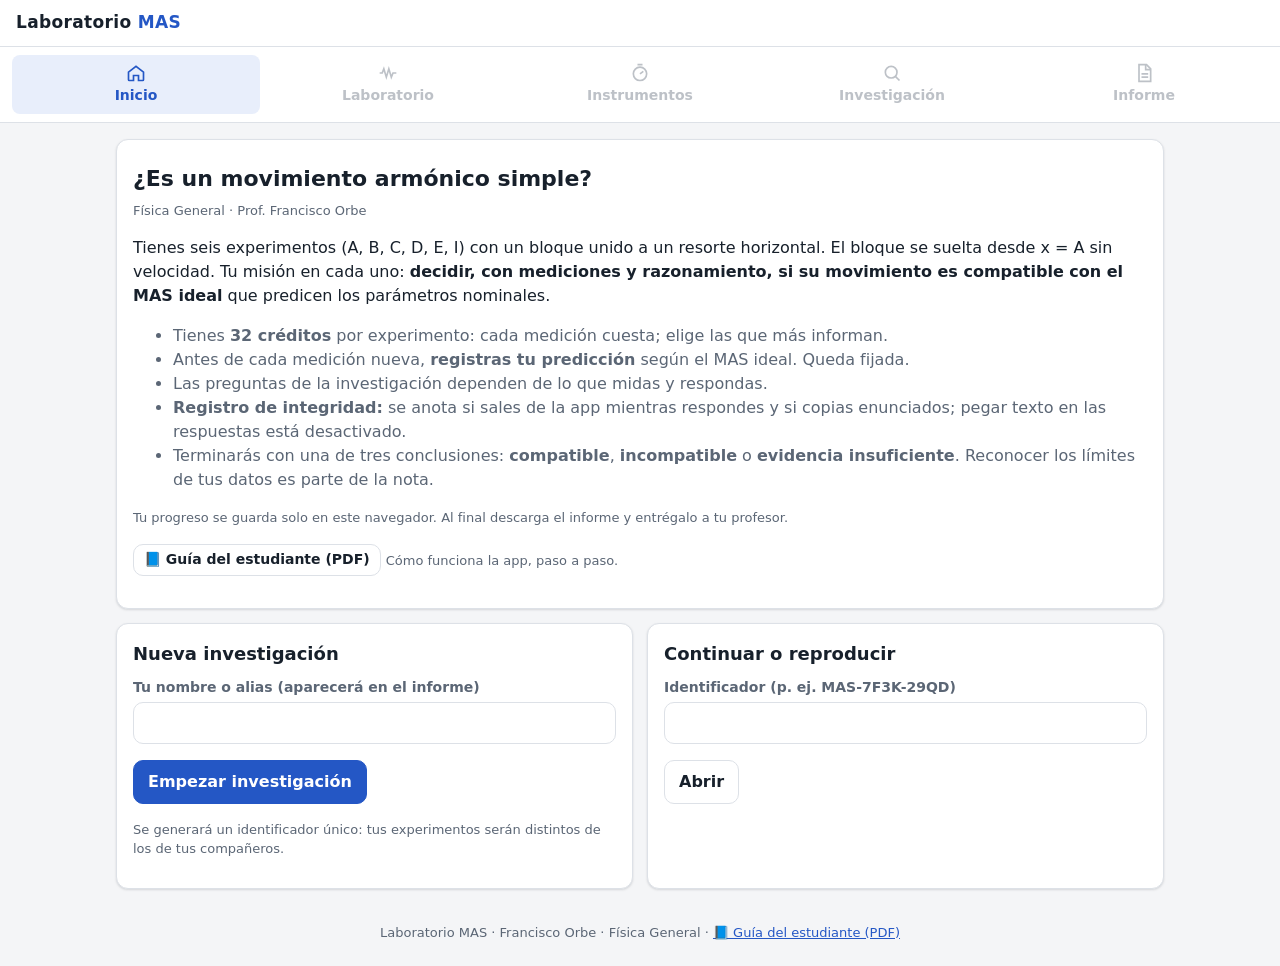
<file: index.html>
<!doctype html>
<html lang="es">
<head>
<meta charset="utf-8">
<meta name="viewport" content="width=device-width, initial-scale=1, viewport-fit=cover">
<meta http-equiv="Content-Security-Policy" content="default-src 'self'; script-src 'self'; style-src 'self' 'unsafe-inline'; img-src 'self' data:; connect-src 'self' https://script.google.com https://script.googleusercontent.com; base-uri 'none'; form-action 'none'; object-src 'none'">
<meta name="description" content="Laboratorio de investigación física: ¿es un movimiento armónico simple? Masa-resorte horizontal con mediciones, predicciones e hipótesis.">
<meta name="theme-color" content="#2457c5">
<title>Laboratorio MAS · investigación masa-resorte</title>
<link rel="icon" href="icono.svg" type="image/svg+xml">
<link rel="stylesheet" href="css/estilo.css">
</head>
<body>
<header class="cab">
  <div class="marca">Laboratorio <span>MAS</span></div>
  <span class="chip" id="cabSesion" hidden></span>
  <span class="chip" id="cabExp" hidden></span>
  <span class="creditos" id="cabCreditos" hidden></span>
</header>
<nav class="pest" aria-label="Secciones">
  <button type="button" data-p="inicio" aria-current="page"><svg viewBox="0 0 24 24" fill="none" stroke="currentColor" stroke-width="2"><path d="M3 11l9-7 9 7v9a1 1 0 0 1-1 1h-5v-6H9v6H4a1 1 0 0 1-1-1z"/></svg>Inicio</button>
  <button type="button" data-p="laboratorio"><svg viewBox="0 0 24 24" fill="none" stroke="currentColor" stroke-width="2"><path d="M2 12h3l2-5 3 10 3-10 3 10 2-5h4"/></svg>Laboratorio</button>
  <button type="button" data-p="instrumentos"><svg viewBox="0 0 24 24" fill="none" stroke="currentColor" stroke-width="2"><circle cx="12" cy="13" r="8"/><path d="M12 13l4-3M9 2h6"/></svg>Instrumentos</button>
  <button type="button" data-p="investigacion"><svg viewBox="0 0 24 24" fill="none" stroke="currentColor" stroke-width="2"><circle cx="11" cy="11" r="7"/><path d="M21 21l-5-5"/></svg>Investigación</button>
  <button type="button" data-p="informe"><svg viewBox="0 0 24 24" fill="none" stroke="currentColor" stroke-width="2"><path d="M6 2h9l5 5v15H6z"/><path d="M14 2v6h6M9 13h8M9 17h8"/></svg>Informe</button>
</nav>
<main>
  <section id="p-inicio"></section>
  <section id="p-laboratorio" hidden></section>
  <section id="p-instrumentos" hidden></section>
  <section id="p-investigacion" hidden></section>
  <section id="p-informe" hidden></section>
</main>
<footer class="pie" id="pie"></footer>
<noscript><p style="padding:16px">Este laboratorio necesita JavaScript.</p></noscript>
<script type="module" src="js/app.js"></script>
</body>
</html>
</file>
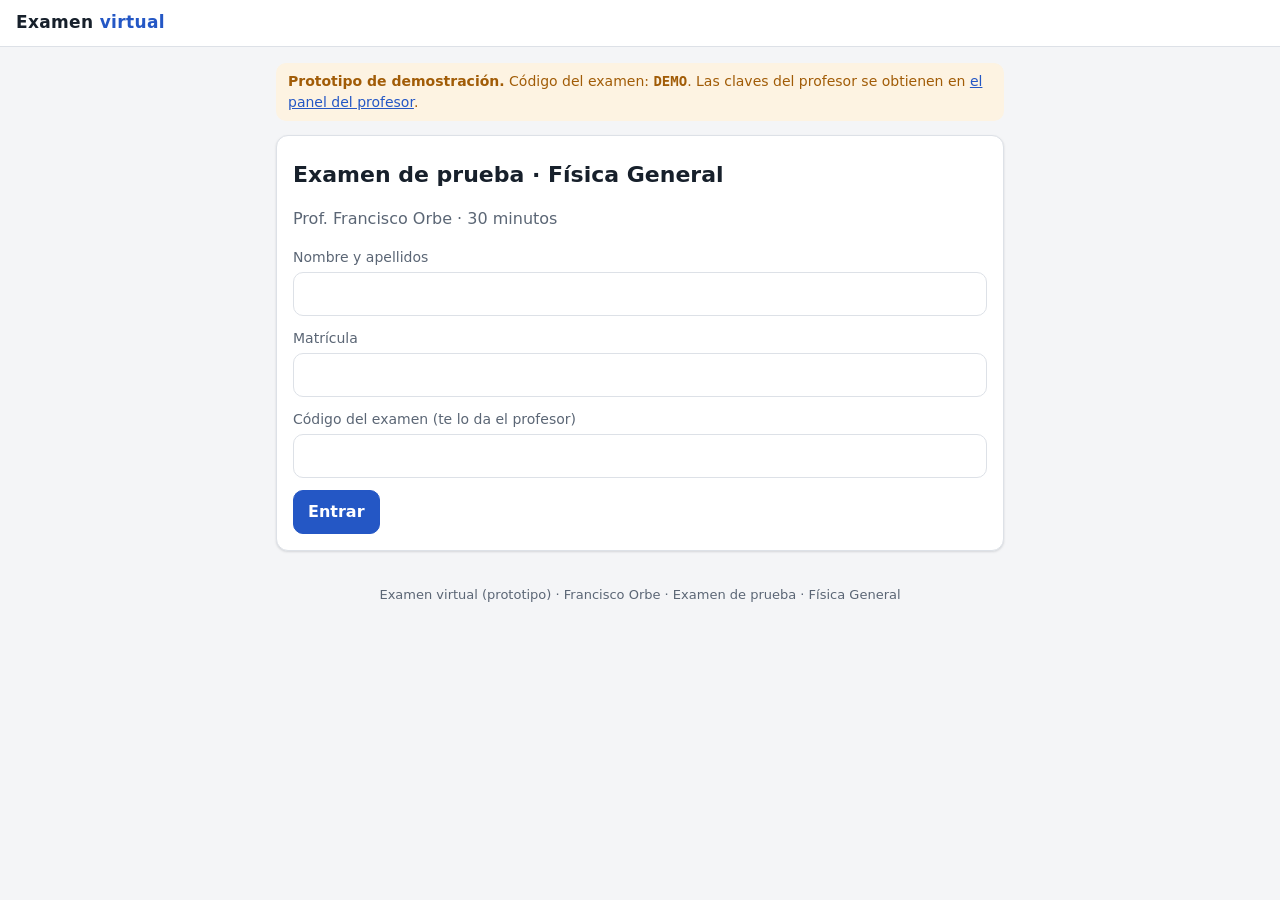
<file: examen/index.html>
<!doctype html>
<html lang="es">
<head>
<meta charset="utf-8">
<meta name="viewport" content="width=device-width, initial-scale=1, viewport-fit=cover">
<meta http-equiv="Content-Security-Policy" content="default-src 'self'; script-src 'self'; style-src 'self' 'unsafe-inline'; img-src 'self' data:; connect-src 'self'; worker-src 'self'; base-uri 'none'; form-action 'none'; object-src 'none'">
<meta name="theme-color" content="#2457c5">
<meta name="robots" content="noindex">
<title>Examen virtual · prototipo</title>
<link rel="icon" href="../icono.svg" type="image/svg+xml">
<link rel="stylesheet" href="../css/estilo.css">
<link rel="stylesheet" href="examen.css">
</head>
<body>
<header class="cab">
  <div class="marca">Examen <span>virtual</span></div>
  <span class="chip" id="cabAlumno" hidden></span>
  <span class="reloj" id="reloj" hidden></span>
</header>
<main id="vista"></main>
<footer class="pie" id="pie"></footer>
<noscript><p style="padding:16px">Este examen necesita JavaScript.</p></noscript>
<script type="module" src="examen.js"></script>
</body>
</html>
</file>
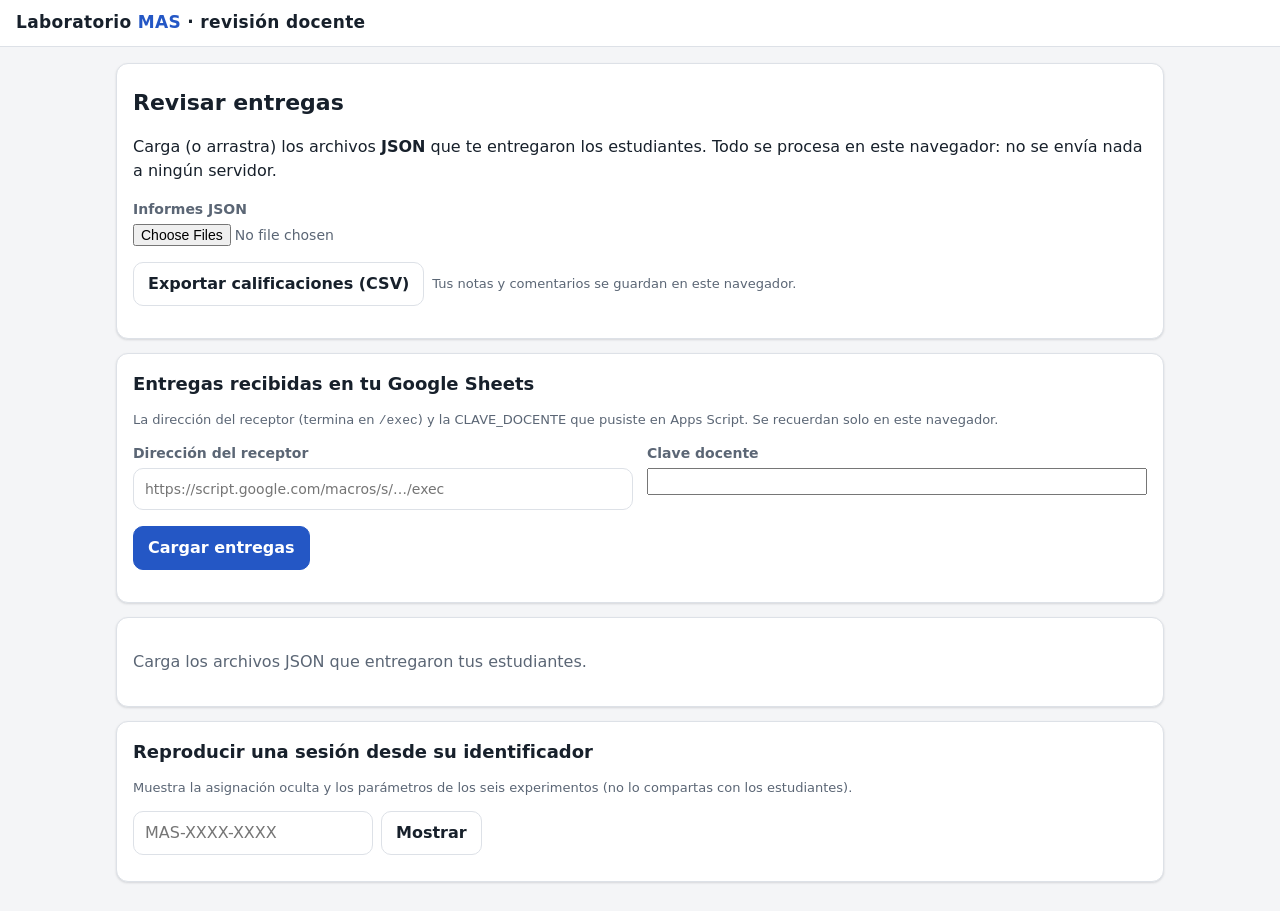
<file: docente.html>
<!doctype html>
<html lang="es">
<head>
<meta charset="utf-8">
<meta name="viewport" content="width=device-width, initial-scale=1">
<meta name="robots" content="noindex">
<meta http-equiv="Content-Security-Policy" content="default-src 'self'; script-src 'self'; style-src 'self' 'unsafe-inline'; img-src 'self' data:; connect-src 'self' https://script.google.com https://script.googleusercontent.com; base-uri 'none'; form-action 'none'; object-src 'none'">
<title>Revisión docente · Laboratorio MAS</title>
<link rel="icon" href="icono.svg" type="image/svg+xml">
<link rel="stylesheet" href="css/estilo.css">
</head>
<body>
<header class="cab"><div class="marca">Laboratorio <span>MAS</span> · revisión docente</div></header>
<main>
  <div class="tarjeta"><h1>Revisar entregas</h1>
    <p>Carga (o arrastra) los archivos <b>JSON</b> que te entregaron los estudiantes. Todo se procesa en este navegador: no se envía nada a ningún servidor.</p>
    <label class="campo"><span>Informes JSON</span><input type="file" id="archivos" accept=".json,application/json" multiple></label>
    <div id="aviso"></div>
    <p class="fila"><button class="btn" id="bCsv">Exportar calificaciones (CSV)</button><span class="suave peq">Tus notas y comentarios se guardan en este navegador.</span></p>
  </div>
  <div class="tarjeta"><h2>Entregas recibidas en tu Google Sheets</h2>
    <p class="suave peq">La dirección del receptor (termina en <span class="mono">/exec</span>) y la CLAVE_DOCENTE que pusiste en Apps Script. Se recuerdan solo en este navegador.</p>
    <div class="rejilla"><label class="campo"><span>Dirección del receptor</span><input id="gUrl" spellcheck="false" placeholder="https://script.google.com/macros/s/…/exec"></label>
      <label class="campo"><span>Clave docente</span><input id="gClave" type="password" autocomplete="off"></label></div>
    <p class="fila"><button class="btn prim" id="bGoogle">Cargar entregas</button><span class="suave peq" id="gEstado"></span></p></div>
  <div class="tarjeta" id="lista"></div>
  <div id="detalle"></div>
  <div class="tarjeta"><h2>Reproducir una sesión desde su identificador</h2><p class="suave peq">Muestra la asignación oculta y los parámetros de los seis experimentos (no lo compartas con los estudiantes).</p>
    <div class="fila"><input id="repId" placeholder="MAS-XXXX-XXXX" style="max-width:240px" autocapitalize="characters"><button class="btn" id="bReproducir">Mostrar</button></div><div id="repOut" class="tw" style="margin-top:10px"></div></div>
</main>
<script type="module" src="js/docente.js"></script>
</body>
</html>
</file>
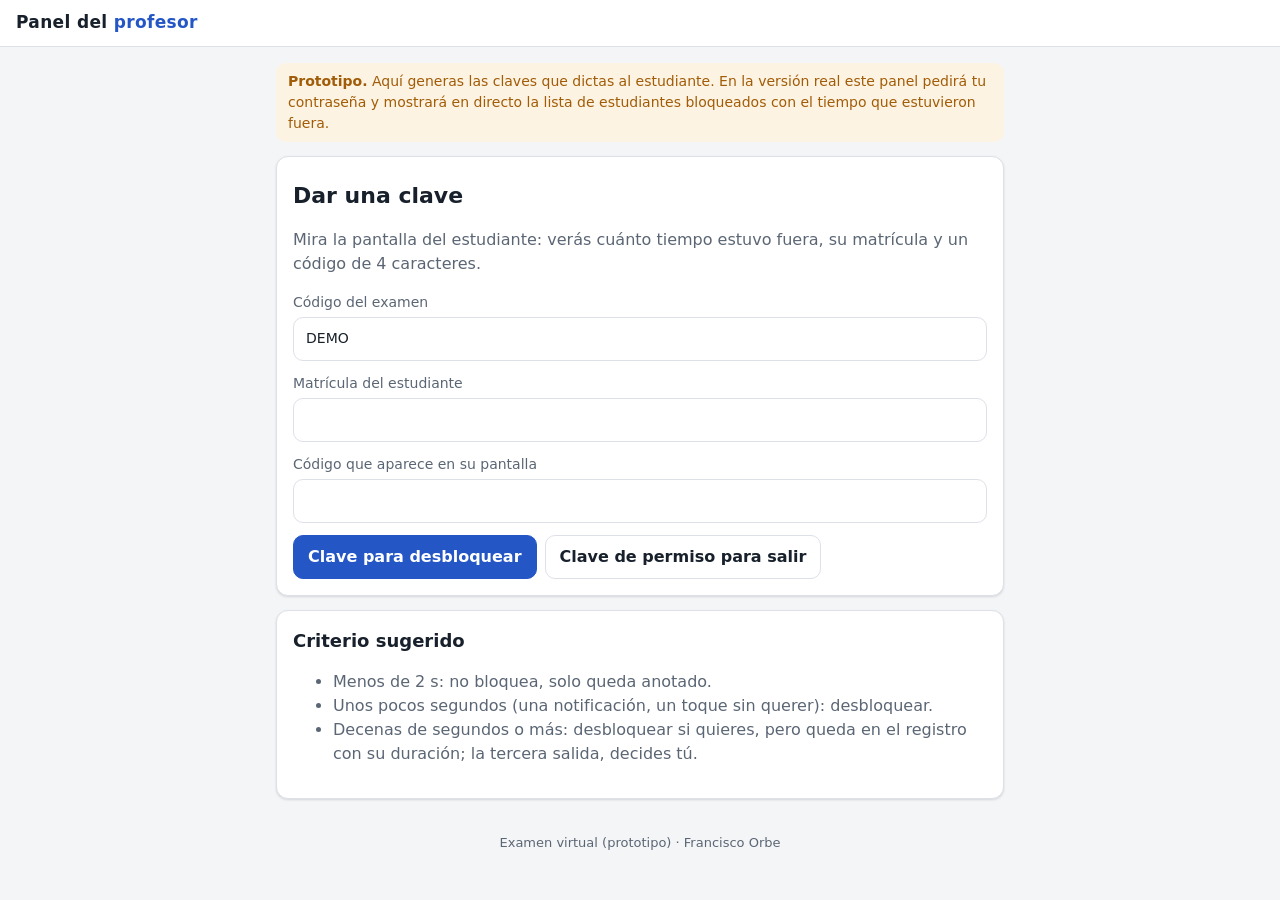
<file: examen/docente.html>
<!doctype html>
<html lang="es">
<head>
<meta charset="utf-8">
<meta name="viewport" content="width=device-width, initial-scale=1, viewport-fit=cover">
<meta http-equiv="Content-Security-Policy" content="default-src 'self'; script-src 'self'; style-src 'self' 'unsafe-inline'; img-src 'self' data:; connect-src 'self'; base-uri 'none'; form-action 'none'; object-src 'none'">
<meta name="robots" content="noindex">
<title>Panel del profesor · examen virtual</title>
<link rel="icon" href="../icono.svg" type="image/svg+xml">
<link rel="stylesheet" href="../css/estilo.css">
<link rel="stylesheet" href="examen.css">
</head>
<body>
<header class="cab"><div class="marca">Panel del <span>profesor</span></div></header>
<main>
  <div class="demo"><b>Prototipo.</b> Aquí generas las claves que dictas al estudiante. En la versión real este panel pedirá tu contraseña y mostrará en directo la lista de estudiantes bloqueados con el tiempo que estuvieron fuera.</div>
  <div class="tarjeta">
    <h1>Dar una clave</h1>
    <p class="suave">Mira la pantalla del estudiante: verás cuánto tiempo estuvo fuera, su matrícula y un código de 4 caracteres.</p>
    <label class="campo">Código del examen<input id="dExamen" autocomplete="off" autocapitalize="characters"></label>
    <label class="campo">Matrícula del estudiante<input id="dMatricula" autocomplete="off" autocapitalize="characters"></label>
    <label class="campo">Código que aparece en su pantalla<input id="dCodigo" autocomplete="off" autocapitalize="characters" maxlength="4"></label>
    <div class="fila"><button type="button" class="btn prim" id="bClaveD">Clave para desbloquear</button><button type="button" class="btn" id="bClaveP">Clave de permiso para salir</button></div>
    <div id="salida" aria-live="polite"></div>
  </div>
  <div class="tarjeta"><h2>Criterio sugerido</h2>
    <ul class="suave"><li>Menos de 2 s: no bloquea, solo queda anotado.</li><li>Unos pocos segundos (una notificación, un toque sin querer): desbloquear.</li><li>Decenas de segundos o más: desbloquear si quieres, pero queda en el registro con su duración; la tercera salida, decides tú.</li></ul></div>
</main>
<footer class="pie" id="pie"></footer>
<script type="module" src="docente.js"></script>
</body>
</html>
</file>
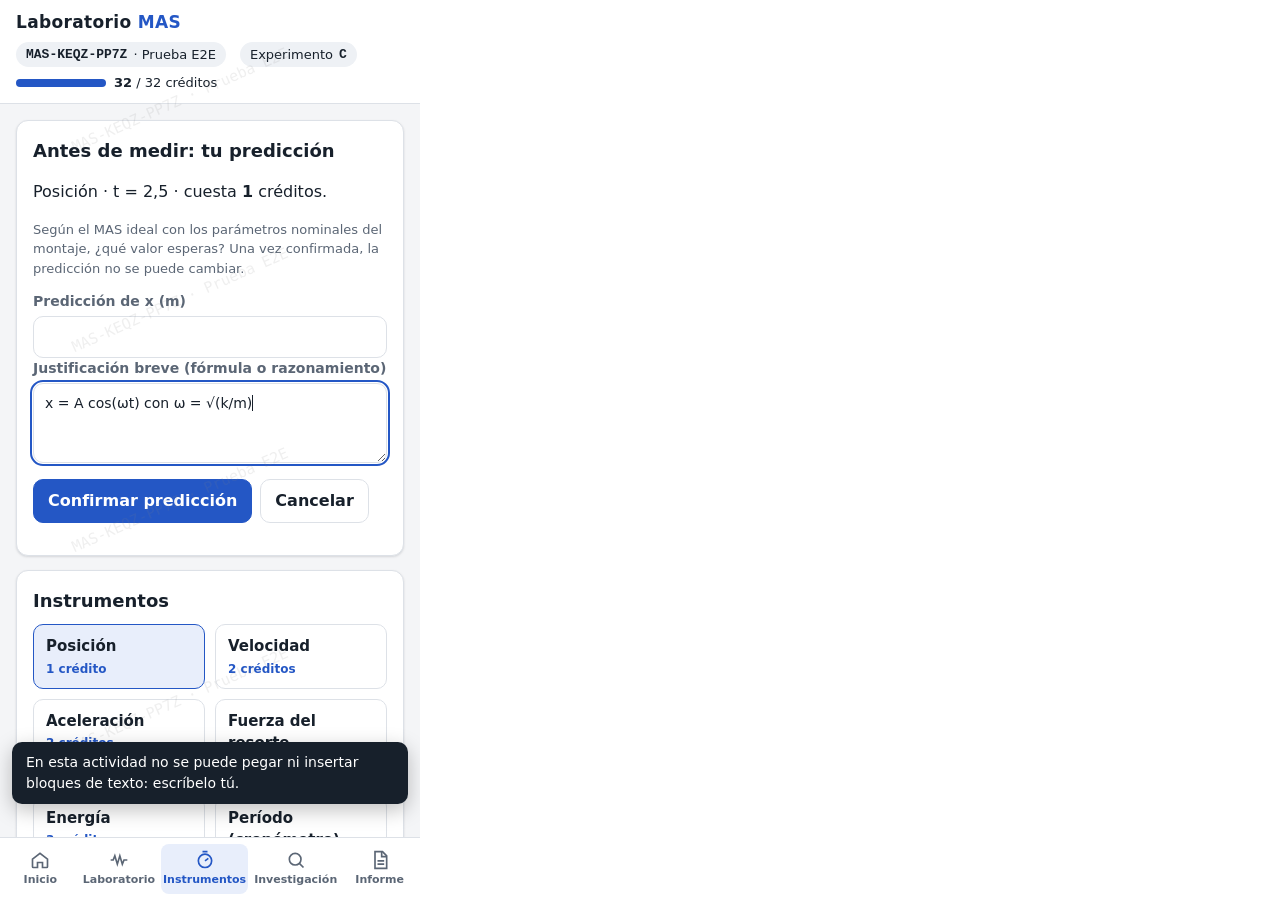
<file: pruebas/pantalla.html>
<!doctype html>
<html lang="es"><head><meta charset="utf-8"><title>Prueba de interfaz · Laboratorio MAS</title></head>
<body style="margin:0"><iframe id="app" style="width:420px;height:900px;border:0"></iframe>
<script type="module" src="pantalla.js"></script>
</body></html>
</file>
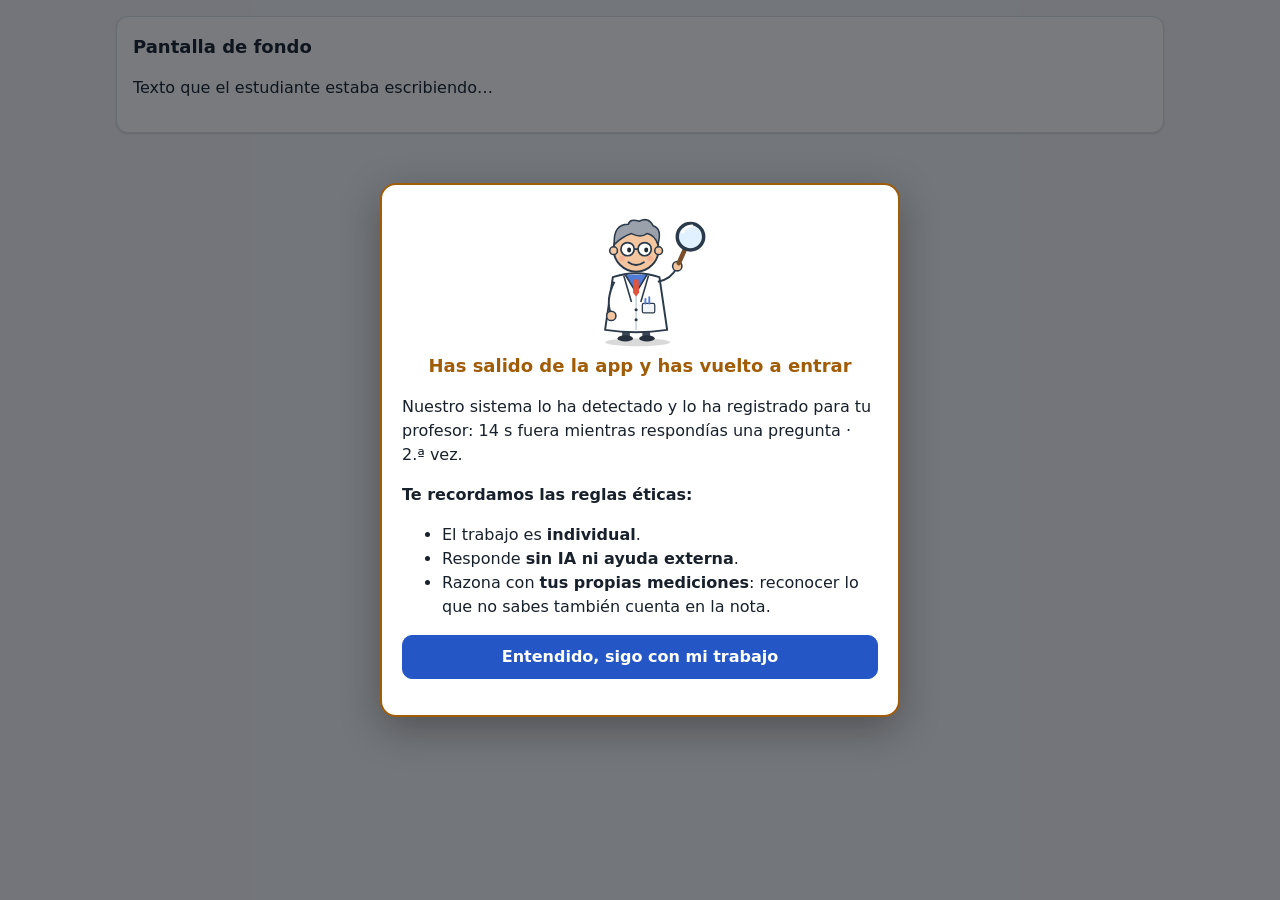
<file: pruebas/vista_emergente.html>
<!doctype html>
<html lang="es"><head><meta charset="utf-8"><meta name="viewport" content="width=device-width, initial-scale=1"><title>Vista del mensaje emergente</title>
<link rel="stylesheet" href="../css/estilo.css"></head>
<body><main><div class="tarjeta"><h2>Pantalla de fondo</h2><p>Texto que el estudiante estaba escribiendo…</p></div></main>
<div id="avisoEtico" class="emergente"></div>
<script type="module" src="vista_emergente.js"></script>
</body></html>
</file>
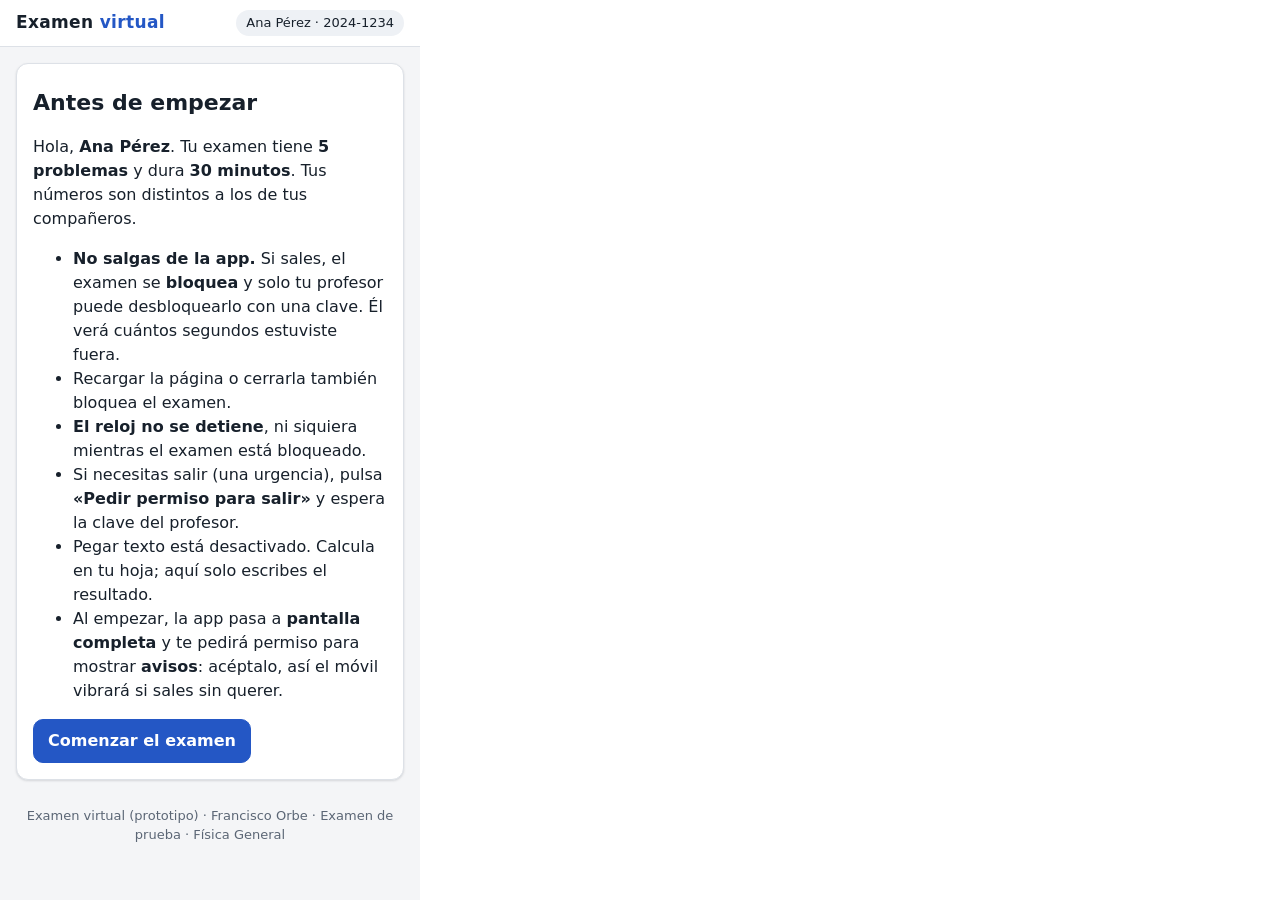
<file: examen/pruebas/pantalla.html>
<!doctype html>
<html lang="es"><head><meta charset="utf-8"><title>Pruebas · examen virtual</title></head>
<body style="margin:0"><iframe id="app" style="width:420px;height:900px;border:0"></iframe>
<script type="module" src="pantalla.js"></script>
</body></html>
</file>
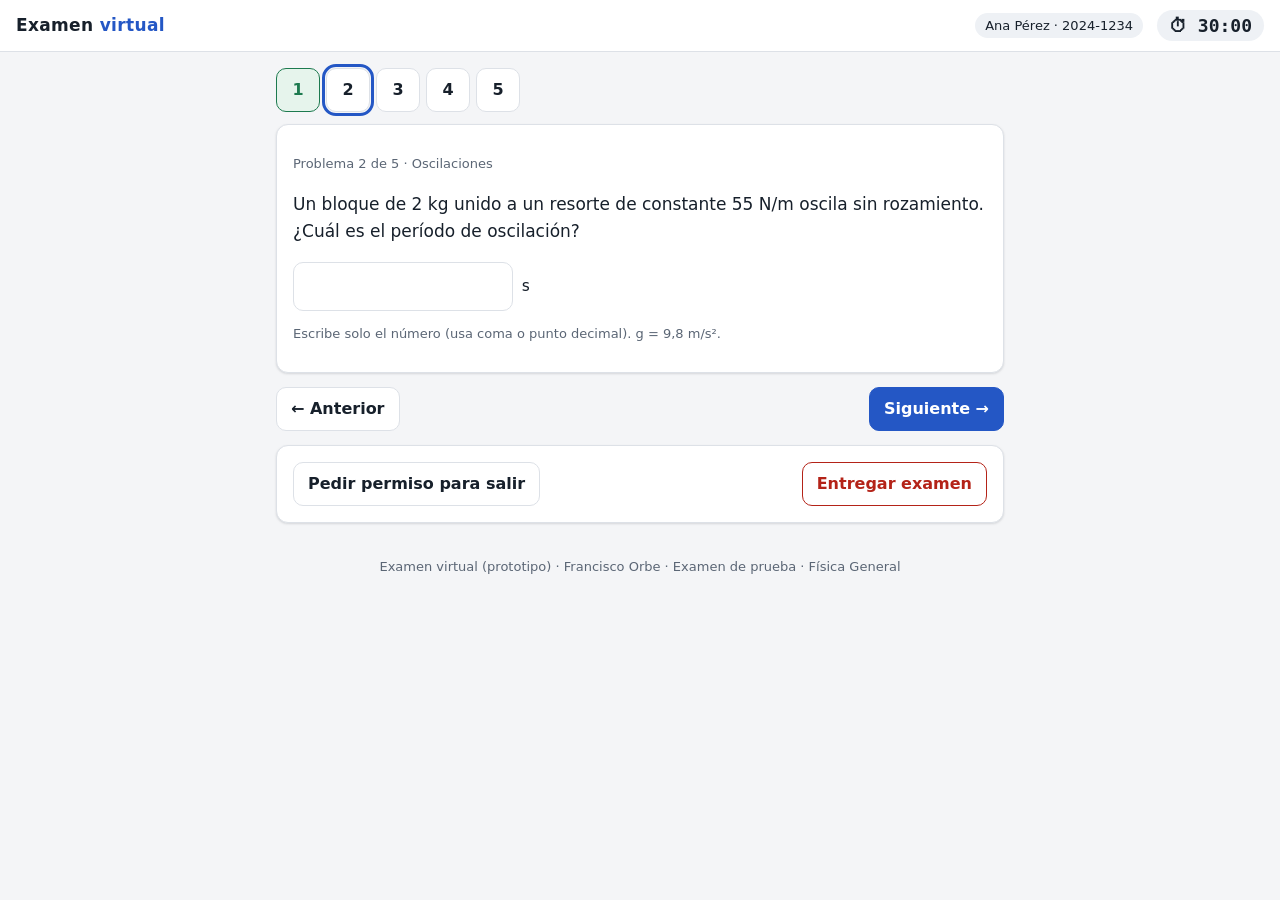
<file: examen/pruebas/preparar.html>
<!doctype html>
<html lang="es"><head><meta charset="utf-8"><title>Preparar capturas · examen</title></head>
<body style="margin:0"><iframe id="app" style="position:fixed;inset:0;width:100%;height:100%;border:0"></iframe>
<script type="module">
// Para capturas de pantalla: deja la app en un estado concreto dentro de un iframe a pantalla completa.
//   preparar.html?modo=entrada | examen | bloqueo | entregado
const modo = new URLSearchParams(location.search).get('modo') || 'examen', t = Date.now(), f = document.getElementById('app');
const dormir = ms => new Promise(r => setTimeout(r, ms));
const E = { v: 1, examen: 'DEMO', nombre: 'Ana Pérez', matricula: '2024-1234', creado: new Date(t).toISOString(), respuestas: {}, actual: 0, salidas: [] };
if (modo === 'entrada') localStorage.removeItem('examen-prototipo-v1'); else localStorage.setItem('examen-prototipo-v1', JSON.stringify(E));
if (modo === 'bloqueo') {
  Object.assign(E, { inicio: t - 7 * 60000, fin: t + 23 * 60000 + 12000, latido: t, actual: 1, respuestas: { 0: '12,4' } });
  E.salidas.push({ hora: new Date(t - 63000).toISOString(), segundos: 63.2, motivo: 'app oculta', problema: 2, resultado: 'bloqueo' });
  E.bloqueo = { codigo: 'K7P2', desde: new Date(t - 63000).toISOString(), segundos: 63.2, n: 2, recarga: false, salida: 0 };
  localStorage.setItem('examen-prototipo-v1', JSON.stringify(E))
}
f.src = '../index.html'; await new Promise(r => f.onload = r); await dormir(300);
const D = f.contentDocument, W = f.contentWindow;
if (modo === 'examen' || modo === 'entregado') {
  D.getElementById('bComenzar').click(); await dormir(200);
  const r = D.getElementById('resp'); if (r) { r.value = '12,4'; r.dispatchEvent(new W.Event('input', { bubbles: true })) }
  D.getElementById('bSiguiente').click(); await dormir(200);
  if (modo === 'entregado') { W.dispatchEvent(new W.Event('blur')); await dormir(1500); W.dispatchEvent(new W.Event('focus')); await dormir(200); D.getElementById('bEntregar').click(); await dormir(100); D.getElementById('bConfirmarEntrega').click() }
}
</script></body></html>
</file>
<file: css/estilo.css>
:root {
  --fondo: #f4f5f7; --panel: #ffffff; --texto: #17202b; --suave: #5b6675; --borde: #dde1e7; --acento: #2457c5; --acento2: #e8eefb;
  --ok: #1d7a4f; --okf: #e6f4ec; --mal: #b42318; --malf: #fdecea; --aviso: #a15c07; --avisof: #fdf3e2; --chip: #eef1f5;
  --resorte: #6b7684; --bloque: #2457c5; --sombra: 0 1px 2px rgba(16, 24, 40, .06), 0 1px 3px rgba(16, 24, 40, .08); --sobreAcento: #fff;
  --mono: ui-monospace, SFMono-Regular, Menlo, Consolas, monospace; --r: 12px;
}
@media (prefers-color-scheme: dark) {
  :root {
    --fondo: #0f1318; --panel: #171c23; --texto: #e7ebf0; --suave: #9aa4b2; --borde: #2a313b; --acento: #7aa2ff; --acento2: #1c2740;
    --ok: #4cc38a; --okf: #11261c; --mal: #ff8a7a; --malf: #2c1513; --aviso: #f0b45b; --avisof: #2b2111; --chip: #222a35;
    --resorte: #9aa4b2; --bloque: #7aa2ff; --sombra: none; --sobreAcento: #0b1220;
  }
}
* { box-sizing: border-box }
[hidden] { display: none !important }
html { -webkit-text-size-adjust: 100% }
body { margin: 0; background: var(--fondo); color: var(--texto); font: 16px/1.5 system-ui, -apple-system, "Segoe UI", Roboto, sans-serif }
button, input, select, textarea { font: inherit; color: inherit }
a { color: var(--acento) }

/* cabecera y navegación */
.cab { position: sticky; top: 0; z-index: 10; background: var(--panel); border-bottom: 1px solid var(--borde); padding: 10px 16px; display: flex; flex-wrap: wrap; align-items: center; gap: 6px 14px }
.marca { font-weight: 800; letter-spacing: .02em; font-size: 17px; margin-right: auto }
.marca span { color: var(--acento) }
.chip { display: inline-flex; align-items: center; gap: 6px; background: var(--chip); border-radius: 999px; padding: 3px 10px; font-size: 13px; white-space: nowrap }
.chip b { font-family: var(--mono) }
.creditos { display: inline-flex; align-items: center; gap: 8px; font-size: 13px }
.barra { width: 90px; height: 8px; border-radius: 4px; background: var(--chip); overflow: hidden }
.barra i { display: block; height: 100%; background: var(--acento) }
nav.pest { display: flex; gap: 4px; padding: 8px 12px; background: var(--panel); border-bottom: 1px solid var(--borde); position: sticky; top: 0 }
nav.pest button { flex: 1; border: 0; background: none; padding: 8px 6px; border-radius: 8px; cursor: pointer; color: var(--suave); font-weight: 600; font-size: 14px; display: flex; flex-direction: column; align-items: center; gap: 2px }
nav.pest button svg { width: 20px; height: 20px }
nav.pest button[aria-current="page"] { color: var(--acento); background: var(--acento2) }
nav.pest button:disabled { opacity: .4; cursor: default }
@media (max-width: 760px) {
  nav.pest { position: fixed; bottom: 0; left: 0; right: 0; top: auto; border-top: 1px solid var(--borde); border-bottom: 0; z-index: 20; padding: 6px 4px calc(6px + env(safe-area-inset-bottom)) }
  nav.pest button { font-size: 11px; padding: 6px 2px }
  main { padding-bottom: 8px !important }
  .cab { position: static }
}
main { max-width: 1080px; margin: 0 auto; padding: 16px }
section[hidden] { display: none !important }
h1 { font-size: 22px; margin: 6px 0 12px }
h2 { font-size: 18px; margin: 0 0 10px }
h3 { font-size: 15px; margin: 14px 0 6px }
.tarjeta { background: var(--panel); border: 1px solid var(--borde); border-radius: var(--r); padding: 16px; margin-bottom: 14px; box-shadow: var(--sombra) }
.rejilla { display: grid; gap: 14px; grid-template-columns: repeat(auto-fit, minmax(300px, 1fr)) }
.suave { color: var(--suave) }
.peq { font-size: 13px }
.mono { font-family: var(--mono) }
.fila { display: flex; flex-wrap: wrap; gap: 8px; align-items: center }

/* controles */
.btn { border: 1px solid var(--borde); background: var(--panel); border-radius: 10px; padding: 9px 14px; cursor: pointer; font-weight: 600; min-height: 42px }
.btn:hover { border-color: var(--acento) }
.btn.prim { background: var(--acento); border-color: var(--acento); color: var(--sobreAcento) }
.btn.prim:disabled, .btn:disabled { opacity: .45; cursor: default }
.btn.peligro { border-color: var(--mal); color: var(--mal) }
.btn.chico { min-height: 32px; padding: 4px 10px; font-size: 14px }
a.btn { display: inline-flex; align-items: center; gap: 4px; text-decoration: none; color: inherit }
label.campo { display: flex; flex-direction: column; gap: 4px; font-size: 14px; color: var(--suave); min-width: 0 }
label.campo > span { font-weight: 600 }
input[type=text], input[type=number], input:not([type]), select, textarea { background: var(--panel); border: 1px solid var(--borde); border-radius: 10px; padding: 9px 11px; color: var(--texto); min-height: 42px; width: 100% }
textarea { min-height: 80px; resize: vertical }
input:focus, select:focus, textarea:focus, .btn:focus-visible { outline: 2px solid var(--acento); outline-offset: 1px }
input[type=range] { width: 100%; accent-color: var(--acento) }
.seg { display: inline-flex; border: 1px solid var(--borde); border-radius: 10px; overflow: hidden }
.seg button { border: 0; background: var(--panel); padding: 7px 12px; cursor: pointer; font-weight: 600; min-height: 38px }
.seg button[aria-pressed="true"] { background: var(--acento); color: var(--sobreAcento) }
.opciones { display: flex; flex-direction: column; gap: 8px; margin: 10px 0 }
.opciones label { display: flex; gap: 10px; align-items: flex-start; border: 1px solid var(--borde); border-radius: 10px; padding: 10px 12px; cursor: pointer }
.opciones label:has(input:checked) { border-color: var(--acento); background: var(--acento2) }
.opciones input { margin-top: 4px; accent-color: var(--acento) }

/* avisos */
.aviso { border-radius: 10px; padding: 10px 12px; font-size: 14px; margin: 10px 0 }
.aviso.ok { background: var(--okf); color: var(--ok) }
.aviso.mal { background: var(--malf); color: var(--mal) }
.aviso.info { background: var(--acento2); color: var(--texto) }
.aviso.am { background: var(--avisof); color: var(--aviso) }

/* inicio */
.letras { display: grid; grid-template-columns: repeat(auto-fill, minmax(150px, 1fr)); gap: 12px }
.letra { border: 1px solid var(--borde); border-radius: var(--r); background: var(--panel); padding: 14px; text-align: left; cursor: pointer; display: flex; flex-direction: column; gap: 4px; min-height: 120px }
.letra:hover { border-color: var(--acento) }
.letra .L { font-size: 34px; font-weight: 800; line-height: 1; color: var(--acento); font-family: var(--mono) }
.letra[aria-current="true"] { outline: 2px solid var(--acento) }

/* laboratorio */
.escena { width: 100%; height: 190px; display: block; border-radius: 10px; background: var(--fondo) }
.reloj { font-family: var(--mono); font-size: 22px; font-weight: 700 }
.param { display: grid; grid-template-columns: auto 1fr; gap: 4px 14px; font-size: 15px }
.param dt { color: var(--suave) }
.param dd { margin: 0; font-family: var(--mono) }
details.formulario summary { cursor: pointer; font-weight: 600 }
.formulas { display: grid; grid-template-columns: repeat(auto-fit, minmax(170px, 1fr)); gap: 6px 14px; font-family: var(--mono); font-size: 14px; margin-top: 8px }

/* instrumentos */
.instrumentos { display: grid; grid-template-columns: repeat(auto-fill, minmax(210px, 1fr)); gap: 10px }
.instr { border: 1px solid var(--borde); border-radius: 10px; background: var(--panel); padding: 10px 12px; text-align: left; cursor: pointer; display: flex; flex-direction: column; gap: 2px }
.instr:hover, .instr[aria-pressed="true"] { border-color: var(--acento) }
.instr[aria-pressed="true"] { background: var(--acento2) }
.instr b { font-size: 15px }
.coste { font-size: 12px; font-weight: 700; color: var(--acento) }
.resultado { font-family: var(--mono); font-size: 20px; font-weight: 700 }
.tabla { width: 100%; border-collapse: collapse; font-size: 14px }
.tabla th, .tabla td { border-bottom: 1px solid var(--borde); padding: 6px 8px; text-align: left; vertical-align: top }
.tabla th { color: var(--suave); font-size: 12px; text-transform: uppercase; letter-spacing: .04em }
.tw { overflow-x: auto }
.grafica { width: 100%; height: 240px; display: block }
.registro { list-style: none; margin: 0; padding: 0 }
.registro li { display: grid; grid-template-columns: 42px 1fr; gap: 8px; padding: 8px 0; border-bottom: 1px solid var(--borde) }
.registro .num { font-family: var(--mono); font-weight: 700; color: var(--acento) }
@media (max-width: 600px) { .instr .suave { display: none } .instrumentos { grid-template-columns: 1fr 1fr } }
.pestanitas { display: flex; gap: 6px; flex-wrap: wrap; margin-bottom: 8px }
.zchip { font-family: var(--mono); font-size: 12px; padding: 1px 7px; border-radius: 999px }
.zchip.ok { background: var(--okf); color: var(--ok) }
.zchip.am { background: var(--avisof); color: var(--aviso) }
.zchip.mal { background: var(--malf); color: var(--mal) }

/* investigación */
.pregunta { font-size: 17px; line-height: 1.55 }
.hip { display: grid; grid-template-columns: 1fr 170px; gap: 8px 12px; align-items: start; border-top: 1px solid var(--borde); padding: 12px 0 }
.hip:first-child { border-top: 0 }
@media (max-width: 600px) { .hip { grid-template-columns: 1fr } }
.evid { display: flex; flex-wrap: wrap; gap: 4px }
.evid label { font-size: 12px; background: var(--chip); border-radius: 999px; padding: 2px 8px; cursor: pointer; display: inline-flex; gap: 4px; align-items: center }

/* informe */
.nota { font-size: 40px; font-weight: 800; font-family: var(--mono) }
.cats { display: grid; grid-template-columns: 1fr auto; gap: 6px 14px; max-width: 460px }
.cats div:nth-child(even) { font-family: var(--mono); font-weight: 700; text-align: right }
.oculto { display: none }
.emergente { position: fixed; inset: 0; z-index: 50; background: rgba(10, 14, 20, .55); display: flex; align-items: center; justify-content: center; padding: 16px }
.emergente-caja { background: var(--panel); color: var(--texto); border: 2px solid var(--aviso); border-radius: 16px; padding: 20px; width: min(520px, 100%); max-height: 90vh; overflow: auto; box-shadow: 0 12px 40px rgba(0, 0, 0, .3) }
.emergente-caja h2 { color: var(--aviso); text-align: center }
/* muñeco científico animado del mensaje emergente */
.cientifico { width: 132px; height: auto; display: block; margin: -4px auto 4px; overflow: visible }
.cientifico .sombra { fill: rgba(0, 0, 0, .15); transform-box: fill-box; transform-origin: center; animation: sombra 3s ease-in-out infinite }
.cientifico .cuerpo { animation: flota 3s ease-in-out infinite }
.cientifico .brazo { transform-origin: 108px 104px; animation: busca 2.6s ease-in-out infinite }
.cientifico .ojo { transform-box: fill-box; transform-origin: center; animation: parpadeo 4.2s infinite }
.cientifico .brillo { animation: brillo 2.6s ease-in-out infinite }
@keyframes flota { 0%, 100% { transform: translateY(0) } 50% { transform: translateY(-5px) } }
@keyframes sombra { 0%, 100% { transform: scaleX(1) } 50% { transform: scaleX(.85) } }
@keyframes busca { 0%, 100% { transform: rotate(-16deg) } 50% { transform: rotate(12deg) } }
@keyframes parpadeo { 0%, 90%, 100% { transform: scaleY(1) } 94% { transform: scaleY(.1) } }
@keyframes brillo { 0%, 100% { opacity: .35 } 50% { opacity: 1 } }
@media (prefers-reduced-motion: reduce) { .cientifico * { animation: none !important } }
.emergente-caja .btn { width: 100% }
.toast { position: fixed; left: 50%; bottom: 96px; transform: translateX(-50%); z-index: 45; background: var(--texto); color: var(--panel); border-radius: 10px; padding: 10px 14px; font-size: 14px; width: max-content; max-width: calc(100% - 24px); box-shadow: 0 6px 20px rgba(0, 0, 0, .25) }
.pie { max-width: 1080px; margin: 0 auto; padding: 4px 16px 24px; text-align: center; font-size: 13px; color: var(--suave) }
.pie a { color: var(--acento) }
@media (max-width: 760px) { .pie { padding-bottom: 96px } }
.marca-agua { position: fixed; inset: 0; pointer-events: none; z-index: 5; background-repeat: repeat; -webkit-print-color-adjust: exact; print-color-adjust: exact }
</file>
<file: examen/examen.css>
/* Examen virtual: se apoya en ../css/estilo.css (colores, tarjetas, botones, ventanas emergentes) */
main { max-width: 760px }
.reloj { font-family: var(--mono); font-weight: 800; font-size: 18px; background: var(--chip); border-radius: 999px; padding: 2px 12px }
.reloj.poco { background: var(--malf); color: var(--mal) }
.demo { background: var(--avisof); color: var(--aviso); border-radius: 10px; padding: 8px 12px; font-size: 14px; margin-bottom: 14px }
.campo { display: grid; gap: 4px; margin-bottom: 12px }
.campo input { border: 1px solid var(--borde); border-radius: 10px; padding: 10px 12px; background: var(--panel); min-height: 44px }
.error { color: var(--mal); font-weight: 600 }
.nums { display: flex; flex-wrap: wrap; gap: 6px; margin-bottom: 12px }
.nums button { width: 44px; height: 44px; border-radius: 10px; border: 1px solid var(--borde); background: var(--panel); font-weight: 700; cursor: pointer }
.nums button.hecho { background: var(--okf); border-color: var(--ok); color: var(--ok) }
.nums button[aria-current="true"] { outline: 3px solid var(--acento); outline-offset: 1px }
.enun { font-size: 17px; line-height: 1.6 }
.resp { display: flex; align-items: center; gap: 8px }
.resp input { flex: 1; max-width: 220px; border: 1px solid var(--borde); border-radius: 10px; padding: 10px 12px; font-size: 18px; font-family: var(--mono); background: var(--panel) }
.opciones { display: grid; gap: 8px }
.opciones label { display: flex; gap: 10px; align-items: center; border: 1px solid var(--borde); border-radius: 10px; padding: 10px 12px; cursor: pointer }
.opciones input:checked + span { font-weight: 700; color: var(--acento) }
.entre { display: flex; justify-content: space-between; gap: 8px; flex-wrap: wrap }
.permiso { background: var(--okf); color: var(--ok); border-radius: 10px; padding: 8px 12px; font-size: 14px; margin-bottom: 12px }
/* bloqueo: tapa todo el examen (no se ve el enunciado) */
.emergente.total { background: var(--fondo) }
.emergente.total .emergente-caja { border-color: var(--mal) }
.emergente.total .emergente-caja h2 { color: var(--mal) }
.codigo { font-family: var(--mono); font-size: 34px; font-weight: 800; letter-spacing: .18em; text-align: center; margin: 6px 0 }
.datos { display: grid; grid-template-columns: auto 1fr; gap: 4px 12px; font-size: 15px; margin: 10px 0 }
.datos b { color: var(--suave); font-weight: 600 }
.clave-in { width: 100%; font-family: var(--mono); font-size: 28px; letter-spacing: .3em; text-align: center; border: 2px solid var(--borde); border-radius: 12px; padding: 8px; margin: 8px 0; background: var(--panel) }
.pantalla-completa { position: fixed; top: 8px; right: 8px; z-index: 30 }
table.tabla { width: 100%; border-collapse: collapse; font-size: 14px }
table.tabla th, table.tabla td { border-bottom: 1px solid var(--borde); padding: 6px; text-align: left; vertical-align: top }
.bien { color: var(--ok); font-weight: 700 }
.mal { color: var(--mal); font-weight: 700 }
.toast { bottom: 24px }
</file>
